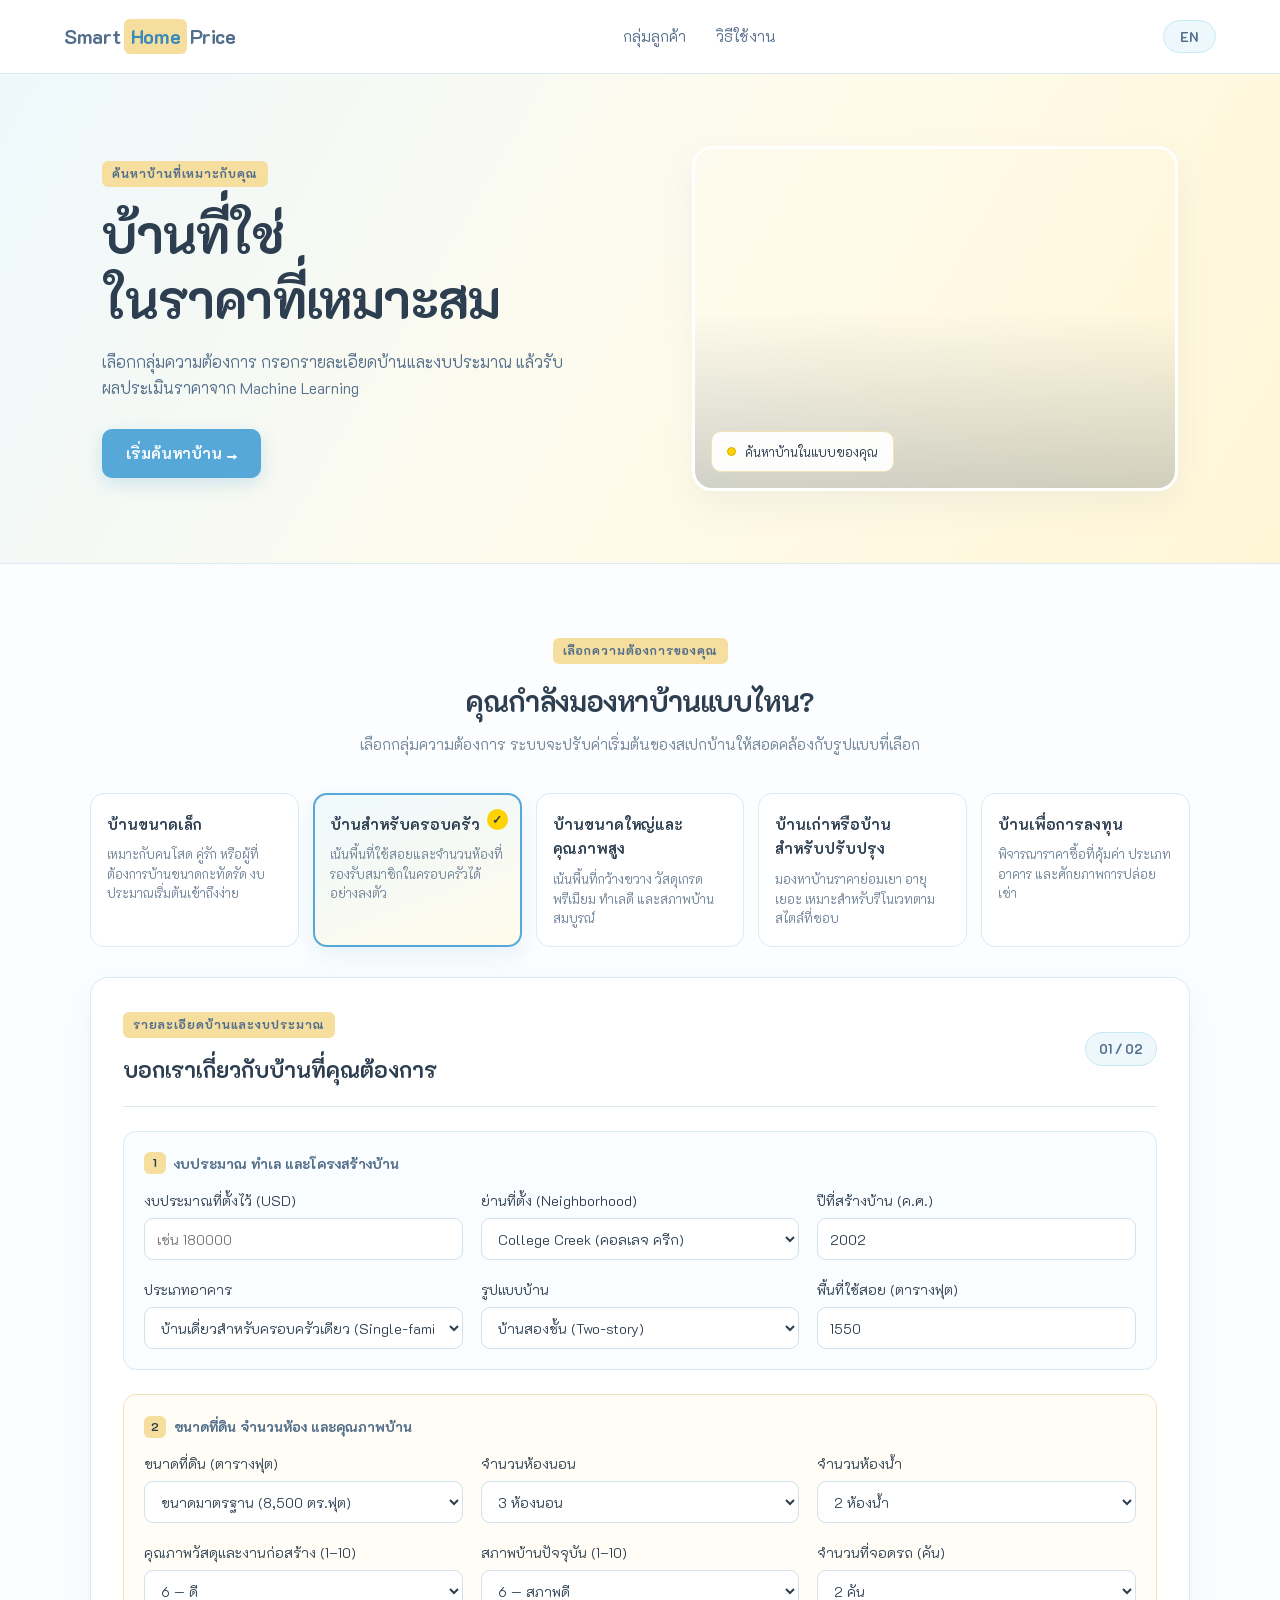
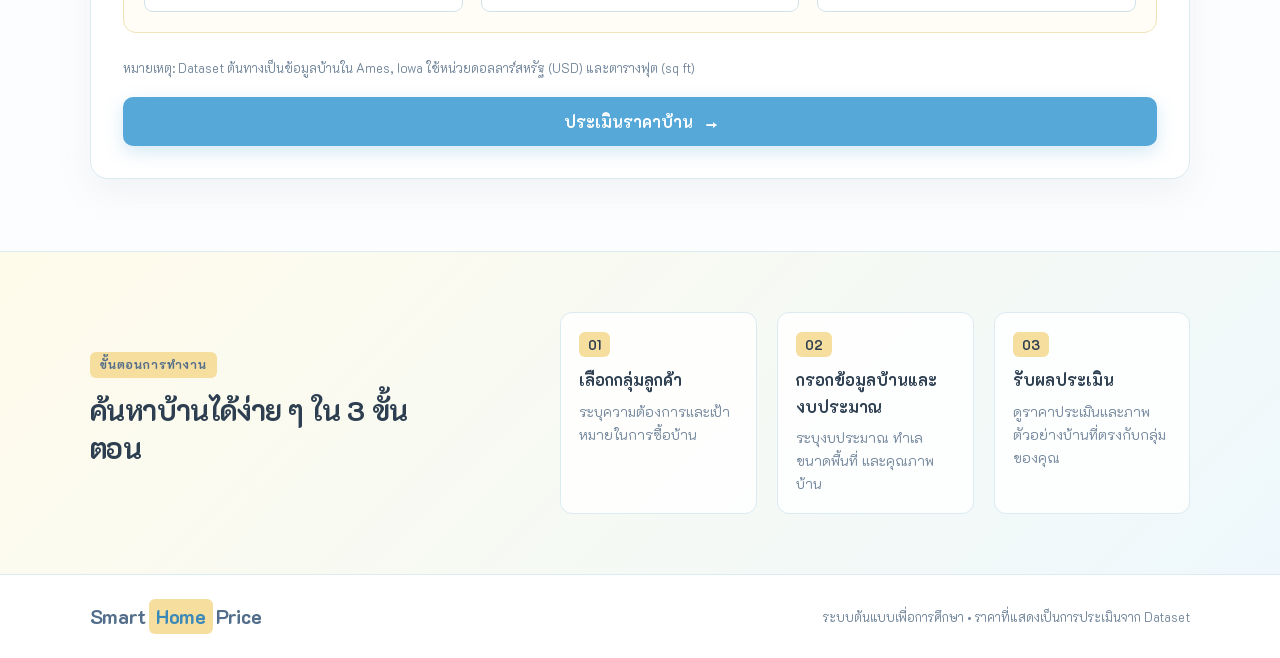
<file: index.html>
<!DOCTYPE html>
<html lang="th">
<head>
  <meta charset="UTF-8">
  <meta name="viewport" content="width=device-width, initial-scale=1.0">
  <title>Smart Home Price | ค้นหาบ้านที่ใช่</title>
  <link rel="stylesheet" href="static/css/style.css">
</head>
<body>
<header class="topbar">
  <a class="brand" href="index.html">Smart<span>Home</span>Price</a>
  <nav>
    <a href="#groups" data-th="กลุ่มลูกค้า" data-en="Customer groups">กลุ่มลูกค้า</a>
    <a href="#how" data-th="วิธีใช้งาน" data-en="How it works">วิธีใช้งาน</a>
  </nav>
  <button class="lang-btn" id="langToggle" type="button">EN</button>
</header>

<main>
  <section class="hero">
    <div class="hero-copy">
      <p class="eyebrow" data-th="ค้นหาบ้านที่เหมาะกับคุณ" data-en="FIND A HOME THAT FITS YOU">ค้นหาบ้านที่เหมาะกับคุณ</p>
      <h1 data-th="บ้านที่ใช่<br>ในราคาที่เหมาะสม" data-en="The right home<br>at the right estimate">บ้านที่ใช่<br>ในราคาที่เหมาะสม</h1>
      <p class="hero-desc" data-th="เลือกกลุ่มความต้องการ กรอกรายละเอียดบ้านและงบประมาณ แล้วรับผลประเมินราคาจาก Machine Learning" data-en="Choose your needs, enter property details and budget, and get a machine-learning price estimate.">เลือกกลุ่มความต้องการ กรอกรายละเอียดบ้านและงบประมาณ แล้วรับผลประเมินราคาจาก Machine Learning</p>
      <a class="primary-btn" href="#groups" data-th="เริ่มค้นหาบ้าน →" data-en="Start exploring →">เริ่มค้นหาบ้าน →</a>
    </div>
    <div class="hero-image">
      <div class="image-label">
        <span class="dot"></span>
        <span data-th="ค้นหาบ้านในแบบของคุณ" data-en="Your home, your way">ค้นหาบ้านในแบบของคุณ</span>
      </div>
    </div>
  </section>

  <section class="section" id="groups">
    <div class="section-heading">
      <p class="eyebrow" data-th="เลือกความต้องการของคุณ" data-en="CHOOSE YOUR NEEDS">เลือกความต้องการของคุณ</p>
      <h2 data-th="คุณกำลังมองหาบ้านแบบไหน?" data-en="What kind of home are you looking for?">คุณกำลังมองหาบ้านแบบไหน?</h2>
      <p data-th="เลือกกลุ่มความต้องการ ระบบจะปรับค่าเริ่มต้นของสเปกบ้านให้สอดคล้องกับรูปแบบที่เลือก" data-en="Select a group to automatically tailor default property specs to your needs.">เลือกกลุ่มความต้องการ ระบบจะปรับค่าเริ่มต้นของสเปกบ้านให้สอดคล้องกับรูปแบบที่เลือก</p>
    </div>

    <form action="result.html" method="GET" class="search-form" id="predictForm">
      <div class="group-grid" id="groupGrid">
        <!-- Populated by static/js/app.js -->
      </div>

      <div class="form-panel">
        <div class="panel-heading">
          <div>
            <p class="eyebrow" data-th="รายละเอียดบ้านและงบประมาณ" data-en="PROPERTY DETAILS & BUDGET">รายละเอียดบ้านและงบประมาณ</p>
            <h2 data-th="บอกเราเกี่ยวกับบ้านที่คุณต้องการ" data-en="Tell us about your ideal home">บอกเราเกี่ยวกับบ้านที่คุณต้องการ</h2>
          </div>
          <span class="step-tag">01 / 02</span>
        </div>

        <!-- หมวดที่ 1: งบประมาณ ทำเล และลักษณะโครงสร้างบ้าน (6 ช่อง = 2 แถว x 3 คอลัมน์) -->
        <div class="form-group-block">
          <p class="form-group-title">
            <span class="badge-num">1</span>
            <span data-th="งบประมาณ ทำเล และโครงสร้างบ้าน" data-en="Budget, Location & Structure">งบประมาณ ทำเล และโครงสร้างบ้าน</span>
          </p>
          <div class="form-grid">
            <label>
              <span data-th="งบประมาณที่ตั้งไว้ (USD)" data-en="Target Budget (USD)">งบประมาณที่ตั้งไว้ (USD)</span>
              <input type="number" name="budget" id="inputBudget" min="20000" max="2000000" step="1000" placeholder="เช่น 180000">
            </label>

            <label>
              <span data-th="ย่านที่ตั้ง (Neighborhood)" data-en="Neighborhood">ย่านที่ตั้ง (Neighborhood)</span>
              <select name="neighborhood" id="inputNeighborhood"></select>
            </label>

            <label>
              <span data-th="ปีที่สร้างบ้าน (ค.ศ.)" data-en="Year built">ปีที่สร้างบ้าน (ค.ศ.)</span>
              <input type="number" name="year_built" id="inputYearBuilt" min="1880" max="2026" value="2002">
            </label>

            <label>
              <span data-th="ประเภทอาคาร" data-en="Building type">ประเภทอาคาร</span>
              <select name="building_type" id="inputBuildingType"></select>
            </label>

            <label>
              <span data-th="รูปแบบบ้าน" data-en="House style">รูปแบบบ้าน</span>
              <select name="house_style" id="inputHouseStyle"></select>
            </label>

            <label>
              <span data-th="พื้นที่ใช้สอย (ตารางฟุต)" data-en="Living area (sq ft)">พื้นที่ใช้สอย (ตารางฟุต)</span>
              <input type="number" name="area" id="inputArea" min="300" max="10000" value="1550" required>
            </label>
          </div>
        </div>

        <!-- หมวดที่ 2: พื้นที่ดิน จำนวนห้อง และคุณภาพบ้าน (6 ช่อง = 2 แถว x 3 คอลัมน์) -->
        <div class="form-group-block warm-tint">
          <p class="form-group-title">
            <span class="badge-num">2</span>
            <span data-th="ขนาดที่ดิน จำนวนห้อง และคุณภาพบ้าน" data-en="Lot Size, Rooms & Condition">ขนาดที่ดิน จำนวนห้อง และคุณภาพบ้าน</span>
          </p>
          <div class="form-grid">
            <label>
              <span data-th="ขนาดที่ดิน (ตารางฟุต)" data-en="Lot area (sq ft)">ขนาดที่ดิน (ตารางฟุต)</span>
              <select name="lot_area" id="inputLotArea">
                <option value="3200">ขนาดกะทัดรัด (3,200 ตร.ฟุต)</option>
                <option value="4500">ขนาดเล็ก (4,500 ตร.ฟุต)</option>
                <option value="6000">ขนาดกลาง-เล็ก (6,000 ตร.ฟุต)</option>
                <option value="8500" selected>ขนาดมาตรฐาน (8,500 ตร.ฟุต)</option>
                <option value="11000">ขนาดใหญ่ (11,000 ตร.ฟุต)</option>
                <option value="13500">ขนาดใหญ่พิเศษ (13,500 ตร.ฟุต)</option>
                <option value="20000">พื้นที่กว้างมาก (20,000 ตร.ฟุต)</option>
              </select>
            </label>

            <label>
              <span data-th="จำนวนห้องนอน" data-en="Bedrooms">จำนวนห้องนอน</span>
              <select name="bedrooms" id="inputBedrooms" required>
                <option value="1">1 ห้องนอน</option>
                <option value="2">2 ห้องนอน</option>
                <option value="3" selected>3 ห้องนอน</option>
                <option value="4">4 ห้องนอน</option>
                <option value="5">5+ ห้องนอน</option>
              </select>
            </label>

            <label>
              <span data-th="จำนวนห้องน้ำ" data-en="Bathrooms">จำนวนห้องน้ำ</span>
              <select name="bathrooms" id="inputBathrooms">
                <option value="1">1 ห้องน้ำ</option>
                <option value="1.5">1.5 ห้องน้ำ (มีห้องสุขาเพิ่ม)</option>
                <option value="2" selected>2 ห้องน้ำ</option>
                <option value="2.5">2.5 ห้องน้ำ</option>
                <option value="3">3 ห้องน้ำ</option>
                <option value="4">4+ ห้องน้ำ</option>
              </select>
            </label>

            <label>
              <span data-th="คุณภาพวัสดุและงานก่อสร้าง (1–10)" data-en="Overall quality (1–10)">คุณภาพวัสดุและงานก่อสร้าง (1–10)</span>
              <select name="quality" id="inputQuality">
                <option value="3">3 — พอใช้ / ควรปรับปรุง</option>
                <option value="4">4 — ต่ำกว่ามาตรฐานเล็กน้อย</option>
                <option value="5">5 — มาตรฐานทั่วไป</option>
                <option value="6" selected>6 — ดี</option>
                <option value="7">7 — ดีมาก</option>
                <option value="8">8 — พรีเมียม</option>
                <option value="9">9 — หรูหราพิเศษ</option>
                <option value="10">10 — ระดับคฤหาสน์</option>
              </select>
            </label>

            <label>
              <span data-th="สภาพบ้านปัจจุบัน (1–10)" data-en="Overall condition (1–10)">สภาพบ้านปัจจุบัน (1–10)</span>
              <select name="condition" id="inputCondition">
                <option value="3">3 — ทรุดโทรม</option>
                <option value="4">4 — ต้องซ่อมแซมบางส่วน</option>
                <option value="5">5 — สภาพปานกลาง</option>
                <option value="6" selected>6 — สภาพดี</option>
                <option value="7">7 — สภาพดีมาก</option>
                <option value="8">8 — ดูแลรักษาดีเยี่ยม</option>
                <option value="9">9 — เหมือนใหม่</option>
              </select>
            </label>

            <label>
              <span data-th="จำนวนที่จอดรถ (คัน)" data-en="Garage capacity (cars)">จำนวนที่จอดรถ (คัน)</span>
              <select name="garage_cars" id="inputGarageCars">
                <option value="0">ไม่มีโรงจอดรถ (0 คัน)</option>
                <option value="1">1 คัน</option>
                <option value="2" selected>2 คัน</option>
                <option value="3">3 คัน</option>
                <option value="4">4 คัน</option>
              </select>
            </label>
          </div>
        </div>

        <p class="form-note" data-th="หมายเหตุ: Dataset ต้นทางเป็นข้อมูลบ้านใน Ames, Iowa ใช้หน่วยดอลลาร์สหรัฐ (USD) และตารางฟุต (sq ft)" data-en="Note: The source dataset describes homes in Ames, Iowa, using USD and square feet.">หมายเหตุ: Dataset ต้นทางเป็นข้อมูลบ้านใน Ames, Iowa ใช้หน่วยดอลลาร์สหรัฐ (USD) และตารางฟุต (sq ft)</p>
        <button class="primary-btn submit-btn" type="submit">
          <span data-th="ประเมินราคาบ้าน" data-en="Estimate home price">ประเมินราคาบ้าน</span> <span>→</span>
        </button>
      </div>
    </form>
  </section>

  <section class="how-section" id="how">
    <div>
      <p class="eyebrow" data-th="ขั้นตอนการทำงาน" data-en="HOW IT WORKS">ขั้นตอนการทำงาน</p>
      <h2 data-th="ค้นหาบ้านได้ง่าย ๆ ใน 3 ขั้นตอน" data-en="Find your home in 3 simple steps">ค้นหาบ้านได้ง่าย ๆ ใน 3 ขั้นตอน</h2>
    </div>
    <div class="how-grid">
      <div><b>01</b><h3 data-th="เลือกกลุ่มลูกค้า" data-en="Choose your group">เลือกกลุ่มลูกค้า</h3><p data-th="ระบุความต้องการและเป้าหมายในการซื้อบ้าน" data-en="Tell us your home-buying goals.">ระบุความต้องการและเป้าหมายในการซื้อบ้าน</p></div>
      <div><b>02</b><h3 data-th="กรอกข้อมูลบ้านและงบประมาณ" data-en="Enter property details">กรอกข้อมูลบ้านและงบประมาณ</h3><p data-th="ระบุงบประมาณ ทำเล ขนาดพื้นที่ และคุณภาพบ้าน" data-en="Enter budget, location, area, and quality.">ระบุงบประมาณ ทำเล ขนาดพื้นที่ และคุณภาพบ้าน</p></div>
      <div><b>03</b><h3 data-th="รับผลประเมิน" data-en="Get your estimate">รับผลประเมิน</h3><p data-th="ดูราคาประเมินและภาพตัวอย่างบ้านที่ตรงกับกลุ่มของคุณ" data-en="View the estimated price and real home photos.">ดูราคาประเมินและภาพตัวอย่างบ้านที่ตรงกับกลุ่มของคุณ</p></div>
    </div>
  </section>
</main>

<footer>
  <a class="brand" href="index.html">Smart<span>Home</span>Price</a>
  <p data-th="ระบบต้นแบบเพื่อการศึกษา • ราคาที่แสดงเป็นการประเมินจาก Dataset" data-en="Educational prototype • Prices are estimates based on the dataset">ระบบต้นแบบเพื่อการศึกษา • ราคาที่แสดงเป็นการประเมินจาก Dataset</p>
</footer>

<script src="static/js/data.js"></script>
<script src="static/js/app.js"></script>
</body>
</html>
</file>
<file: static/css/style.css>
@font-face {
  font-family: 'K2D';
  src: url('../fonts/K2D-ExtraLight.ttf') format('truetype');
  font-weight: 200;
  font-style: normal;
  font-display: swap;
}

@font-face {
  font-family: 'K2D';
  src: url('../fonts/K2D-ExtraLightItalic.ttf') format('truetype');
  font-weight: 200;
  font-style: italic;
  font-display: swap;
}

@font-face {
  font-family: 'K2D';
  src: url('../fonts/K2D-Light.ttf') format('truetype');
  font-weight: 300;
  font-style: normal;
  font-display: swap;
}

@font-face {
  font-family: 'K2D';
  src: url('../fonts/K2D-Light.ttf') format('truetype');
  font-weight: 400;
  font-style: normal;
  font-display: swap;
}

@font-face {
  font-family: 'K2D';
  src: url('../fonts/K2D-Italic.ttf') format('truetype');
  font-weight: 400;
  font-style: italic;
  font-display: swap;
}

@font-face {
  font-family: 'K2D';
  src: url('../fonts/K2D-Bold.ttf') format('truetype');
  font-weight: 600;
  font-style: normal;
  font-display: swap;
}

@font-face {
  font-family: 'K2D';
  src: url('../fonts/K2D-Bold.ttf') format('truetype');
  font-weight: 700;
  font-style: normal;
  font-display: swap;
}

@font-face {
  font-family: 'K2D';
  src: url('../fonts/K2D-BoldItalic.ttf') format('truetype');
  font-weight: 700;
  font-style: italic;
  font-display: swap;
}

:root {
  --sky: #56a8d8;
  --sky-dark: #3b89b8;
  --sky-light: #c4ebf2;
  --sky-soft: #eef8fc;
  --yellow: #ffd301;
  --yellow-warm: #f6de9e;
  --yellow-soft: #fffbeb;
  --paper: #fcfdfe;
  --white: #ffffff;
  --ink: #2c3e50;
  --slate: #536e8b;
  --muted: #708499;
  --line: #dceaf2;
  --line-warm: #f1e3b8;
  --shadow: 0 14px 36px rgba(83, 110, 139, 0.08);
}

* {
  box-sizing: border-box;
}

html {
  scroll-behavior: smooth;
}

body {
  margin: 0;
  background: var(--paper);
  color: var(--ink);
  font-family: 'K2D', sans-serif;
  font-weight: 300;
  font-size: 16px;
  line-height: 1.65;
}

a {
  color: inherit;
  text-decoration: none;
}

.topbar {
  height: 74px;
  display: flex;
  align-items: center;
  justify-content: space-between;
  padding: 0 max(5vw, 24px);
  background: rgba(255, 255, 255, 0.92);
  border-bottom: 1px solid var(--line);
  position: sticky;
  top: 0;
  z-index: 10;
  backdrop-filter: blur(12px);
}

.brand {
  font-weight: 600;
  font-size: 20px;
  letter-spacing: -0.3px;
  color: var(--slate);
  display: flex;
  align-items: center;
}

.brand span {
  color: var(--sky-dark);
  background: var(--yellow-warm);
  padding: 1px 7px;
  border-radius: 6px;
  margin: 0 3px;
}

.topbar nav {
  display: flex;
  gap: 30px;
  color: var(--slate);
  font-size: 15px;
  font-weight: 400;
}

.topbar nav a:hover,
.back-link:hover {
  color: var(--sky-dark);
}

.lang-btn {
  border: 1px solid var(--sky-light);
  background: var(--sky-soft);
  border-radius: 20px;
  padding: 6px 16px;
  color: var(--slate);
  font-family: inherit;
  font-size: 14px;
  font-weight: 600;
  cursor: pointer;
  transition: 0.2s;
}

.lang-btn:hover {
  background: var(--yellow-warm);
  border-color: var(--yellow-warm);
  color: var(--ink);
}

.hero {
  min-height: 490px;
  display: grid;
  grid-template-columns: 1.05fr 0.95fr;
  gap: 5%;
  align-items: center;
  padding: 60px max(8vw, 32px);
  background: linear-gradient(120deg, var(--sky-soft) 0%, var(--yellow-soft) 55%, #fff6d6 100%);
  border-bottom: 1px solid var(--line);
}

.hero-copy {
  max-width: 540px;
}

.eyebrow {
  display: inline-block;
  color: var(--slate);
  background: var(--yellow-warm);
  padding: 3px 10px;
  border-radius: 6px;
  font-size: 12px;
  letter-spacing: 1px;
  font-weight: 600;
  margin: 0 0 14px;
}

.hero h1 {
  font-size: clamp(34px, 4.4vw, 52px);
  font-weight: 600;
  line-height: 1.25;
  letter-spacing: -0.8px;
  color: var(--ink);
  margin: 0 0 18px;
}

.hero-desc {
  color: var(--slate);
  font-size: 16px;
  font-weight: 300;
  max-width: 470px;
  margin-bottom: 28px;
}

.primary-btn {
  display: inline-flex;
  align-items: center;
  justify-content: center;
  gap: 12px;
  background: var(--sky);
  color: var(--white);
  padding: 12px 24px;
  border: 0;
  border-radius: 10px;
  font-family: inherit;
  font-size: 15px;
  font-weight: 600;
  cursor: pointer;
  transition: 0.2s;
  box-shadow: 0 6px 18px rgba(86, 168, 216, 0.25);
}

.primary-btn:hover {
  background: var(--sky-dark);
  transform: translateY(-1px);
}

.hero-image {
  height: 345px;
  border-radius: 20px;
  border: 3px solid var(--white);
  background: linear-gradient(0deg, rgba(44, 62, 80, 0.22), transparent 52%),
              url('https://images.unsplash.com/photo-1600585154340-be6161a56a0c?auto=format&fit=crop&w=1100&q=85') center/cover;
  position: relative;
  box-shadow: var(--shadow);
}

.image-label {
  position: absolute;
  bottom: 16px;
  left: 16px;
  background: rgba(255, 255, 255, 0.95);
  color: var(--ink);
  padding: 9px 15px;
  border-radius: 10px;
  font-size: 13px;
  font-weight: 400;
  display: flex;
  align-items: center;
  gap: 9px;
  border: 1px solid var(--line-warm);
}

.dot {
  width: 9px;
  height: 9px;
  background: var(--yellow);
  border: 1px solid #d4af00;
  border-radius: 50%;
}

.section {
  padding: 72px max(7vw, 24px);
}

.section-heading {
  text-align: center;
  max-width: 680px;
  margin: 0 auto 36px;
}

.section-heading h2,
.how-section h2 {
  font-size: 28px;
  font-weight: 600;
  letter-spacing: -0.4px;
  color: var(--ink);
  margin: 0 0 8px;
}

.section-heading > p:last-child {
  color: var(--muted);
  font-size: 15px;
  margin: 0;
}

.group-grid {
  display: grid;
  grid-template-columns: repeat(5, 1fr);
  gap: 14px;
  margin-bottom: 30px;
}

.group-card {
  position: relative;
  display: flex;
  flex-direction: column;
  gap: 8px;
  min-height: 145px;
  padding: 18px 16px;
  border: 1px solid var(--line);
  border-radius: 14px;
  background: var(--white);
  cursor: pointer;
  transition: 0.2s;
}

.group-card:hover {
  border-color: var(--sky);
  background: var(--sky-soft);
  transform: translateY(-2px);
}

.group-card input {
  position: absolute;
  opacity: 0;
}

.group-card:has(input:checked) {
  border: 2px solid var(--sky);
  background: linear-gradient(160deg, var(--sky-soft) 0%, var(--yellow-soft) 100%);
  padding: 17px 15px;
  box-shadow: 0 8px 22px rgba(86, 168, 216, 0.14);
}

.group-card strong {
  font-size: 15px;
  font-weight: 600;
  color: var(--ink);
  padding-right: 22px;
}

.group-card small {
  font-size: 13px;
  font-weight: 300;
  line-height: 1.5;
  color: var(--muted);
}

.select-indicator {
  position: absolute;
  right: 12px;
  top: 14px;
  color: var(--ink);
  background: var(--yellow);
  width: 21px;
  height: 21px;
  display: none;
  border-radius: 50%;
  font-size: 12px;
  font-weight: 700;
  line-height: 21px;
  text-align: center;
}

.group-card:has(input:checked) .select-indicator {
  display: block;
}

.form-panel {
  background: var(--white);
  border: 1px solid var(--line);
  border-radius: 18px;
  padding: 32px;
  box-shadow: var(--shadow);
}

.panel-heading {
  display: flex;
  justify-content: space-between;
  align-items: center;
  padding-bottom: 18px;
  margin-bottom: 24px;
  border-bottom: 1px solid var(--line);
}

.panel-heading h2 {
  font-size: 22px;
  font-weight: 600;
  margin: 0;
}

.step-tag {
  background: var(--sky-soft);
  color: var(--slate);
  border: 1px solid var(--sky-light);
  padding: 5px 13px;
  border-radius: 20px;
  font-size: 13px;
  font-weight: 600;
}

.form-group-block {
  margin-bottom: 24px;
  padding: 20px;
  border-radius: 13px;
  background: #fafdff;
  border: 1px solid var(--line);
}

.form-group-block.warm-tint {
  background: #fffdf5;
  border-color: var(--line-warm);
}

.form-group-title {
  font-size: 14px;
  font-weight: 600;
  color: var(--slate);
  margin: 0 0 14px;
  display: flex;
  align-items: center;
  gap: 8px;
}

.form-group-title span.badge-num {
  display: inline-flex;
  align-items: center;
  justify-content: center;
  width: 22px;
  height: 22px;
  border-radius: 6px;
  background: var(--yellow-warm);
  color: var(--ink);
  font-size: 12px;
  font-weight: 600;
}

.form-grid {
  display: grid;
  grid-template-columns: repeat(3, 1fr);
  gap: 18px;
  align-items: start;
}

.form-grid label {
  display: flex;
  flex-direction: column;
  gap: 6px;
  font-size: 14px;
  font-weight: 400;
  color: var(--ink);
}

.form-grid label > span {
  min-height: 22px;
  display: flex;
  align-items: center;
}

.form-grid input,
.form-grid select {
  width: 100%;
  height: 42px;
  border: 1px solid #cfe2ed;
  border-radius: 9px;
  padding: 0 12px;
  background: var(--white);
  color: var(--ink);
  font-family: inherit;
  font-size: 14px;
  font-weight: 300;
  outline: none;
  transition: 0.15s;
}

.form-grid input:focus,
.form-grid select:focus {
  border-color: var(--sky);
  box-shadow: 0 0 0 3px var(--sky-soft);
}

.form-note {
  font-size: 13px;
  font-weight: 300;
  color: var(--muted);
  margin: 14px 0 18px;
}

.submit-btn {
  width: 100%;
  padding: 14px 24px;
  font-size: 16px;
}

.how-section {
  background: linear-gradient(135deg, var(--yellow-soft) 0%, var(--sky-soft) 100%);
  border-top: 1px solid var(--line);
  padding: 60px max(7vw, 24px);
  display: grid;
  grid-template-columns: 0.8fr 1.2fr;
  gap: 50px;
  align-items: center;
}

.how-section h2 {
  max-width: 320px;
  line-height: 1.35;
}

.how-grid {
  display: grid;
  grid-template-columns: repeat(3, 1fr);
  gap: 20px;
}

.how-grid > div {
  background: rgba(255, 255, 255, 0.85);
  border: 1px solid var(--line);
  border-radius: 12px;
  padding: 18px;
}

.how-grid b {
  display: inline-block;
  background: var(--yellow-warm);
  color: var(--ink);
  padding: 2px 9px;
  border-radius: 6px;
  font-size: 13px;
  font-weight: 600;
}

.how-grid h3 {
  font-size: 16px;
  font-weight: 600;
  margin: 10px 0 6px;
}

.how-grid p {
  font-size: 14px;
  font-weight: 300;
  color: var(--muted);
  margin: 0;
}

footer {
  display: flex;
  justify-content: space-between;
  align-items: center;
  padding: 24px max(7vw, 24px);
  background: var(--white);
  border-top: 1px solid var(--line);
}

footer p {
  font-size: 13px;
  font-weight: 300;
  color: var(--muted);
  margin: 0;
}

/* Result Page */
.result-main {
  max-width: 940px;
  margin: 48px auto 76px;
  padding: 0 24px;
}

.result-heading {
  text-align: center;
  margin-bottom: 28px;
}

.result-heading h1 {
  font-size: 30px;
  font-weight: 600;
  margin: 0 0 8px;
}

.result-heading > p:last-child {
  color: var(--muted);
  font-size: 15px;
  margin: 0;
}

.price-card {
  background: linear-gradient(120deg, var(--sky-dark) 0%, var(--sky) 68%, #7ec4e8 100%);
  color: var(--white);
  padding: 28px 34px;
  border-radius: 16px;
  display: flex;
  justify-content: space-between;
  align-items: center;
  box-shadow: var(--shadow);
  border-bottom: 4px solid var(--yellow);
}

.price-card span {
  font-size: 15px;
  font-weight: 300;
  opacity: 0.95;
}

.price-card h2 {
  font-size: 40px;
  font-weight: 600;
  letter-spacing: -0.5px;
  margin: 4px 0;
}

.price-card small {
  font-size: 13px;
  font-weight: 300;
  opacity: 0.9;
}

.price-badge {
  background: var(--yellow-warm);
  color: var(--ink);
  padding: 8px 16px;
  border-radius: 10px;
  font-size: 14px;
  font-weight: 600;
}

.result-grid {
  display: grid;
  grid-template-columns: 1fr 1fr;
  gap: 18px;
  margin: 18px 0;
}

.result-card {
  background: var(--white);
  border: 1px solid var(--line);
  border-radius: 14px;
  padding: 22px;
}

.result-card h3 {
  font-size: 18px;
  font-weight: 600;
  margin: 0 0 6px;
}

.result-card > p:not(.eyebrow) {
  color: var(--muted);
  font-size: 14px;
  margin: 0;
}

.details-list {
  display: grid;
  grid-template-columns: repeat(4, 1fr);
  gap: 10px;
  margin-top: 8px;
}

.details-list span {
  display: flex;
  flex-direction: column;
  background: var(--sky-soft);
  padding: 10px;
  border-radius: 9px;
  text-align: center;
}

.details-list b {
  font-size: 20px;
  font-weight: 600;
  color: var(--sky-dark);
}

.details-list small {
  font-size: 12px;
  color: var(--muted);
}

.recommendation-card h2 {
  font-size: 20px;
  font-weight: 600;
  margin: 0 0 16px;
}

.recommendation-list {
  display: grid;
  grid-template-columns: 1fr 1fr;
  gap: 12px;
}

.recommendation-item {
  display: flex;
  gap: 10px;
  align-items: flex-start;
  background: var(--yellow-soft);
  border: 1px solid var(--line-warm);
  padding: 13px;
  border-radius: 10px;
}

.check {
  display: inline-grid;
  place-items: center;
  flex: 0 0 22px;
  height: 22px;
  border-radius: 50%;
  background: var(--yellow);
  color: var(--ink);
  font-size: 12px;
  font-weight: 700;
}

.recommendation-item b,
.recommendation-item small {
  display: block;
}

.recommendation-item b {
  font-size: 14px;
  font-weight: 600;
}

.recommendation-item small {
  font-size: 12px;
  color: var(--muted);
  margin-top: 2px;
}

.property-summary {
  margin: 18px 0;
}

.property-meta-grid {
  display: grid;
  grid-template-columns: repeat(3, 1fr);
  gap: 14px;
  margin-top: 8px;
}

.property-meta-grid > div {
  display: flex;
  flex-direction: column;
  gap: 3px;
  padding: 12px 14px;
  background: var(--sky-soft);
  border-radius: 10px;
}

.property-meta-grid small {
  font-size: 12px;
  color: var(--muted);
}

.property-meta-grid b {
  font-size: 14px;
  font-weight: 600;
  color: var(--ink);
}

.gallery-section {
  margin: 26px 0 22px;
}

.gallery-heading {
  display: flex;
  justify-content: space-between;
  align-items: flex-end;
  gap: 15px;
  margin-bottom: 16px;
}

.gallery-heading h2 {
  font-size: 22px;
  font-weight: 600;
  margin: 0 0 4px;
}

.gallery-heading p:last-child {
  font-size: 14px;
  color: var(--muted);
  margin: 0;
}

.gallery-count {
  flex-shrink: 0;
  background: var(--yellow-warm);
  color: var(--ink);
  padding: 6px 14px;
  border-radius: 20px;
  font-size: 13px;
  font-weight: 600;
}

.house-gallery {
  display: grid;
  grid-template-columns: repeat(3, minmax(0, 1fr));
  gap: 14px;
}

.house-photo {
  padding: 0;
  text-align: left;
  border: 1px solid var(--line);
  border-radius: 12px;
  overflow: hidden;
  background: var(--white);
  cursor: zoom-in;
  font-family: inherit;
  transition: transform 0.2s, box-shadow 0.2s;
}

.house-photo:hover {
  transform: translateY(-3px);
  box-shadow: var(--shadow);
  border-color: var(--sky);
}

.house-photo img {
  display: block;
  width: 100%;
  height: 170px;
  object-fit: cover;
  background: var(--sky-soft);
}

.photo-caption {
  display: block;
  padding: 11px 12px;
}

.photo-caption b {
  display: block;
  font-size: 14px;
  font-weight: 600;
  color: var(--ink);
  line-height: 1.4;
}

.photo-caption small {
  display: block;
  font-size: 12px;
  font-weight: 300;
  color: var(--muted);
  margin-top: 3px;
}

.gallery-disclaimer {
  font-size: 12px;
  color: var(--muted);
  margin: 12px 2px;
}

.photo-modal {
  position: fixed;
  inset: 0;
  background: rgba(24, 38, 52, 0.88);
  z-index: 30;
  display: none;
  align-items: center;
  justify-content: center;
  flex-direction: column;
  padding: 35px;
}

.photo-modal.is-open {
  display: flex;
}

.photo-modal img {
  max-width: min(100%, 1060px);
  max-height: 76vh;
  object-fit: contain;
  border-radius: 12px;
}

.photo-modal p {
  color: var(--white);
  font-size: 15px;
  margin-top: 12px;
}

.modal-close {
  position: absolute;
  right: 25px;
  top: 18px;
  border: 0;
  background: transparent;
  color: var(--white);
  font-size: 36px;
  cursor: pointer;
  line-height: 1;
}

.budget-note {
  margin: 18px 0;
  background: var(--sky-soft);
  border: 1px solid var(--sky-light);
  border-radius: 12px;
  padding: 18px;
}

.budget-note b {
  font-weight: 600;
  color: var(--sky-dark);
}

.budget-note p {
  margin: 5px 0;
  font-size: 14px;
}

.budget-note small {
  color: var(--muted);
  font-size: 13px;
}

.disclaimer {
  background: var(--yellow-soft);
  border: 1px solid var(--line-warm);
  padding: 16px 18px;
  border-radius: 12px;
  margin: 18px 0 24px;
  font-size: 13px;
}

.disclaimer b {
  font-weight: 600;
  color: var(--ink);
}

.disclaimer p {
  margin: 5px 0 0;
  color: var(--slate);
}

.error-card {
  background: var(--white);
  border: 1px solid var(--line);
  border-radius: 14px;
  padding: 35px;
  text-align: center;
}

.back-link {
  font-size: 14px;
  color: var(--slate);
}

@media (max-width: 900px) {
  .group-grid {
    grid-template-columns: repeat(2, 1fr);
  }
  .hero {
    padding: 46px 6vw;
    gap: 28px;
  }
  .form-grid {
    grid-template-columns: repeat(2, 1fr);
  }
  .how-section {
    grid-template-columns: 1fr;
    gap: 24px;
  }
}

@media (max-width: 600px) {
  .topbar {
    height: 64px;
    padding: 0 16px;
  }
  .topbar nav {
    display: none;
  }
  .hero {
    grid-template-columns: 1fr;
    padding: 36px 20px;
  }
  .hero-image {
    height: 220px;
    grid-row: 1;
  }
  .section {
    padding: 48px 16px;
  }
  .group-grid {
    grid-template-columns: 1fr 1fr;
    gap: 10px;
  }
  .form-panel {
    padding: 20px 16px;
  }
  .form-group-block {
    padding: 14px;
  }
  .form-grid {
    grid-template-columns: 1fr;
    gap: 12px;
  }
  .how-grid {
    grid-template-columns: 1fr;
  }
  .result-grid,
  .recommendation-list,
  .property-meta-grid {
    grid-template-columns: 1fr;
  }
  .details-list {
    grid-template-columns: repeat(2, 1fr);
  }
  .house-gallery {
    grid-template-columns: repeat(2, minmax(0, 1fr));
  }
  footer {
    flex-direction: column;
    align-items: flex-start;
    gap: 10px;
  }
}
</file>
